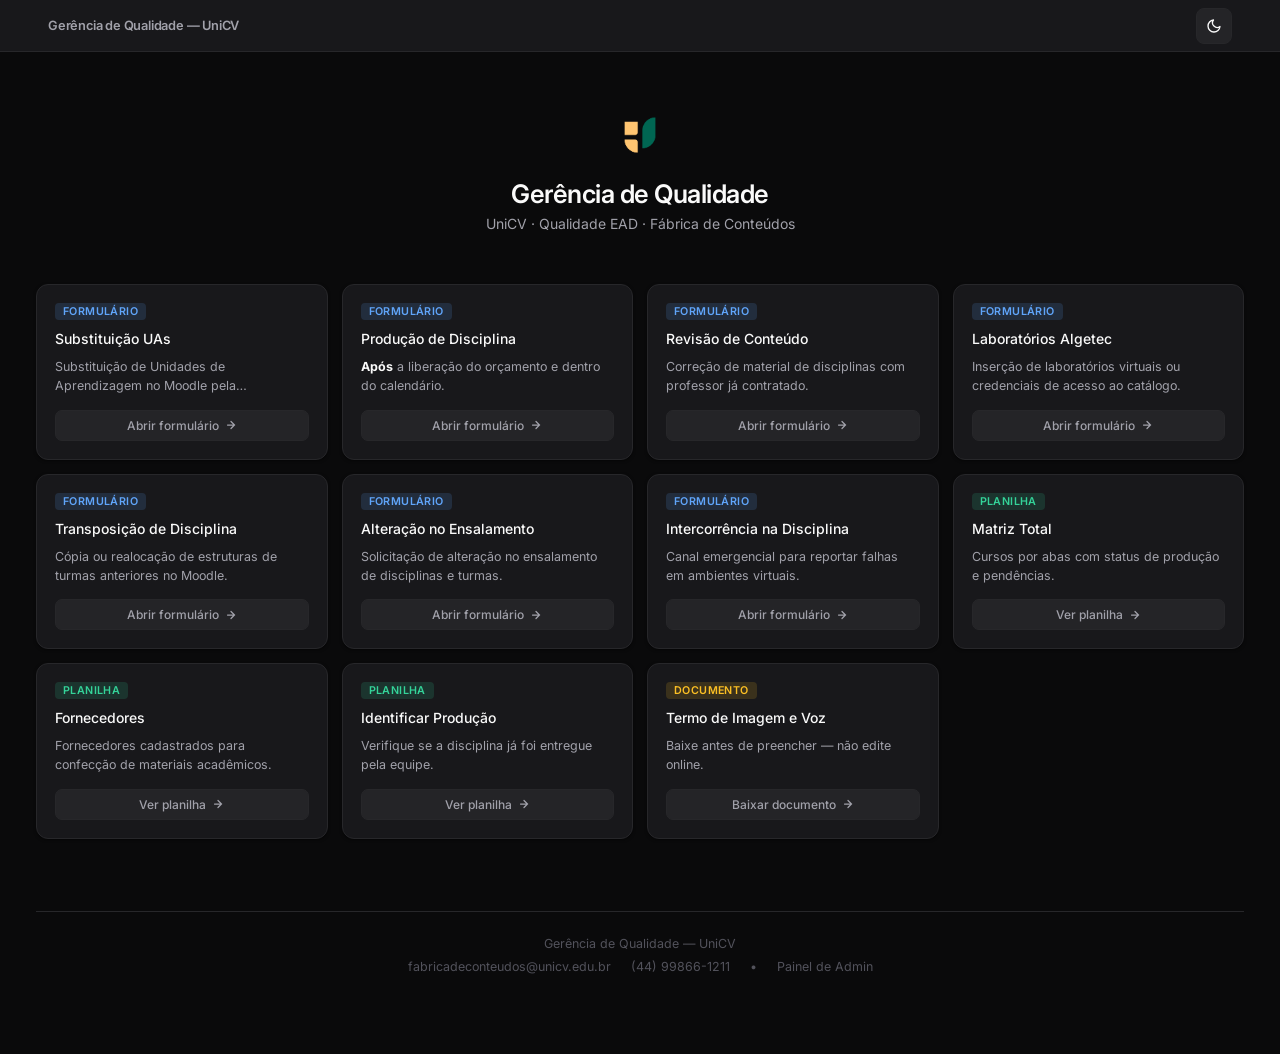
<file: index.html>
<!DOCTYPE html>
<html lang="pt-BR" data-theme="dark">
<head>
  <meta charset="UTF-8">
  <meta name="viewport" content="width=device-width, initial-scale=1.0">
  <title>Gerência de Qualidade — UniCV</title>
  <link rel="preconnect" href="https://fonts.googleapis.com">
  <link rel="preconnect" href="https://fonts.gstatic.com" crossorigin>
  <link href="https://fonts.googleapis.com/css2?family=Inter:wght@400;500;600&display=swap" rel="stylesheet">
  <style>
    /* ── Tokens ── */
    :root { --ease: cubic-bezier(.4,0,.2,1); }

    [data-theme="dark"] {
      --bg:           #0a0a0b;
      --surface:      #18181b;
      --surface-alt:  #1e1e21;
      --border:       #27272a;
      --border-hover: #3f3f46;
      --text:         #fafafa;
      --muted:        #a1a1aa;
      --subtle:       #52525b;
      --btn-bg:       rgba(255,255,255,.05);
      --btn-bg-hov:   rgba(255,255,255,.1);
      --sh-card:      0 1px 3px rgba(0,0,0,.5);
      --sh-hov-form:  0 12px 32px rgba(96,165,250,.15);
      --sh-hov-sheet: 0 12px 32px rgba(52,211,153,.12);
      --sh-hov-doc:   0 12px 32px rgba(251,191,36,.12);
    }

    [data-theme="light"] {
      --bg:           #f4f4f5;
      --surface:      #ffffff;
      --surface-alt:  #fafafa;
      --border:       #e4e4e7;
      --border-hover: #a1a1aa;
      --text:         #09090b;
      --muted:        #52525b;
      --subtle:       #a1a1aa;
      --btn-bg:       rgba(0,0,0,.04);
      --btn-bg-hov:   rgba(0,0,0,.08);
      --sh-card:      0 1px 3px rgba(0,0,0,.08), 0 0 0 1px rgba(0,0,0,.04);
      --sh-hov-form:  0 12px 32px rgba(96,165,250,.2);
      --sh-hov-sheet: 0 12px 32px rgba(52,211,153,.16);
      --sh-hov-doc:   0 12px 32px rgba(251,191,36,.16);
    }

    *, *::before, *::after { box-sizing: border-box; margin: 0; padding: 0; }

    body {
      font-family: 'Inter', sans-serif;
      background: var(--bg);
      color: var(--text);
      min-height: 100vh;
      -webkit-font-smoothing: antialiased;
      transition: background .3s var(--ease), color .3s var(--ease);
    }

    /* ── Topbar ── */
    .topbar {
      position: sticky;
      top: 0; z-index: 99;
      height: 52px;
      background: var(--surface);
      border-bottom: 1px solid var(--border);
      backdrop-filter: blur(14px);
      display: flex;
      align-items: center;
      justify-content: space-between;
      padding: 0 48px;
      transition: background .3s var(--ease), border-color .3s var(--ease);
    }

    .topbar-brand {
      font-size: .8rem;
      font-weight: 600;
      color: var(--muted);
      letter-spacing: -.2px;
      transition: color .3s;
    }

    #theme-btn {
      width: 36px; height: 36px;
      border-radius: 8px;
      border: 1px solid var(--border);
      background: var(--btn-bg);
      color: var(--text);
      cursor: pointer;
      display: flex; align-items: center; justify-content: center;
      transition: background .2s, border-color .2s, transform .25s var(--ease);
      flex-shrink: 0;
    }
    #theme-btn:hover {
      background: var(--btn-bg-hov);
      border-color: var(--border-hover);
      transform: rotate(20deg) scale(1.05);
    }
    #theme-btn svg { width: 16px; height: 16px; pointer-events: none; }
    .i-moon { display: block; }
    .i-sun  { display: none; }
    [data-theme="light"] .i-moon { display: none; }
    [data-theme="light"] .i-sun  { display: block; }

    /* ── Wrapper ── */
    .wrap {
      max-width: 1280px;
      margin: 0 auto;
      padding: 60px 48px 96px;
    }

    /* ── Header ── */
    .header {
      text-align: center;
      margin-bottom: 52px;
      animation: fadeDown .45s var(--ease) both;
    }

    .logo-img {
      width: 54px; height: 54px;
      border-radius: 12px;
      object-fit: contain;
      display: block;
      margin: 0 auto 16px;
      transition: transform .3s var(--ease);
    }
    .logo-img:hover { transform: scale(1.06); }

    .logo-icon {
      width: 54px; height: 54px;
      border-radius: 12px;
      background: linear-gradient(135deg, #5bdc9e, #2fc87e);
      display: flex; align-items: center; justify-content: center;
      margin: 0 auto 16px;
      box-shadow: 0 0 24px rgba(91,220,158,.25);
      transition: transform .3s var(--ease);
    }
    .logo-icon:hover { transform: scale(1.06); }
    .logo-icon svg { width: 26px; height: 26px; fill: #042819; }

    h1 {
      font-size: 1.6rem;
      font-weight: 600;
      color: var(--text);
      letter-spacing: -.5px;
      margin-bottom: 6px;
      transition: color .3s;
    }
    .sub {
      font-size: .875rem;
      color: var(--muted);
      transition: color .3s;
    }

    /* ── Grid ── */
    .grid {
      display: grid;
      grid-template-columns: repeat(4, 1fr);
      gap: 14px;
    }

    /* ── Cards ── */
    a.card {
      display: flex;
      flex-direction: column;
      gap: 10px;
      padding: 18px;
      background: var(--surface);
      border: 1px solid var(--border);
      border-radius: 12px;
      text-decoration: none;
      color: inherit;
      box-shadow: var(--sh-card);
      position: relative;
      overflow: hidden;
      transition:
        background .22s var(--ease),
        border-color .22s var(--ease),
        transform .22s var(--ease),
        box-shadow .22s var(--ease);

      animation: fadeUp .4s var(--ease) both;
    }

    /* Top accent line per type */
    a.card::before {
      content: '';
      position: absolute;
      top: 0; left: 0; right: 0; height: 2px;
      background: var(--accent-color, #5bdc9e);
      transform: scaleX(0);
      transform-origin: left;
      transition: transform .28s var(--ease);
    }
    a.card:hover::before { transform: scaleX(1); }

    a.card.f { --accent-color: #60a5fa; }
    a.card.s { --accent-color: #34d399; }
    a.card.d { --accent-color: #fbbf24; }

    a.card:hover { background: var(--surface-alt); border-color: var(--border-hover); transform: translateY(-4px); }
    a.card.f:hover { box-shadow: var(--sh-hov-form); }
    a.card.s:hover { box-shadow: var(--sh-hov-sheet); }
    a.card.d:hover { box-shadow: var(--sh-hov-doc); }

    /* Stagger */
    a.card:nth-child(1)  { animation-delay:.04s }
    a.card:nth-child(2)  { animation-delay:.08s }
    a.card:nth-child(3)  { animation-delay:.12s }
    a.card:nth-child(4)  { animation-delay:.16s }
    a.card:nth-child(5)  { animation-delay:.20s }
    a.card:nth-child(6)  { animation-delay:.24s }
    a.card:nth-child(7)  { animation-delay:.28s }
    a.card:nth-child(8)  { animation-delay:.32s }
    a.card:nth-child(9)  { animation-delay:.36s }
    a.card:nth-child(10) { animation-delay:.40s }
    a.card:nth-child(11) { animation-delay:.44s }

    /* ── Badge ── */
    .badge {
      display: inline-block;
      font-size: .67rem; font-weight: 600;
      letter-spacing: .4px; text-transform: uppercase;
      padding: 2px 8px; border-radius: 4px;
      width: fit-content;
    }
    .bf { background: rgba(96,165,250,.13); color: #60a5fa; }
    .bs { background: rgba(52,211,153,.13);  color: #34d399; }
    .bd { background: rgba(251,191,36,.13);  color: #fbbf24; }
    [data-theme="light"] .bf { background: rgba(96,165,250,.15); }
    [data-theme="light"] .bs { background: rgba(52,211,153,.15); }
    [data-theme="light"] .bd { background: rgba(251,191,36,.15); }

    /* ── Card text ── */
    .ct {
      font-size: .875rem; font-weight: 500;
      color: var(--text); line-height: 1.3;
      transition: color .3s;
    }
    .cd {
      font-size: .78rem; color: var(--muted);
      line-height: 1.5; flex: 1;
      display: -webkit-box;
      -webkit-line-clamp: 2;
      -webkit-box-orient: vertical;
      overflow: hidden;
      transition: color .3s;
    }
    .cd strong { color: var(--text); }

    /* ── Button ── */
    .btn {
      display: inline-flex; align-items: center;
      justify-content: center; gap: 6px;
      margin-top: 4px; padding: 7px 12px;
      border-radius: 7px;
      background: var(--btn-bg);
      border: 1px solid var(--border);
      font-size: .75rem; font-weight: 500;
      color: var(--muted);
      width: 100%;
      transition: background .2s, border-color .2s, color .2s;
    }
    .btn svg { width: 12px; height: 12px; flex-shrink: 0; transition: transform .22s var(--ease); }
    a.card:hover .btn { background: var(--btn-bg-hov); border-color: var(--border-hover); color: var(--text); }
    a.card:hover .btn svg { transform: translateX(4px); }

    /* ── Footer ── */
    footer {
      margin-top: 72px; padding-top: 24px;
      border-top: 1px solid var(--border);
      font-size: .78rem; color: var(--subtle);
      display: flex; flex-direction: column;
      align-items: center; gap: 8px; text-align: center;
      transition: color .3s, border-color .3s;
      animation: fadeUp .5s .25s var(--ease) both;
    }
    .fl { display: flex; gap: 20px; flex-wrap: wrap; justify-content: center; }
    footer a { color: var(--subtle); text-decoration: none; transition: color .15s; }
    footer a:hover { color: var(--muted); }

    /* ── Animations ── */
    @keyframes fadeDown {
      from { opacity:0; transform:translateY(-12px); }
      to   { opacity:1; transform:translateY(0); }
    }
    @keyframes fadeUp {
      from { opacity:0; transform:translateY(12px); }
      to   { opacity:1; transform:translateY(0); }
    }

    /* ── Responsive ── */
    @media (max-width:1400px) { .wrap { padding:56px 36px 80px; } }
    @media (max-width:1100px) {
      .grid { grid-template-columns:repeat(3,1fr); }
      .wrap { padding:48px 28px 72px; }
      .topbar { padding:0 28px; }
    }
    @media (max-width:720px) {
      .grid { grid-template-columns:repeat(2,1fr); gap:10px; }
      .wrap { padding:36px 20px 60px; }
      .topbar { padding:0 20px; }
      h1 { font-size:1.3rem; }
    }
    @media (max-width:440px) {
      .grid { grid-template-columns:1fr; }
      .wrap { padding:28px 16px 52px; }
      a.card { padding:14px; }
      h1 { font-size:1.1rem; }
    }

    ::-webkit-scrollbar { width:5px; }
    ::-webkit-scrollbar-track { background:transparent; }
    ::-webkit-scrollbar-thumb { background:var(--border); border-radius:99px; }
  </style>
</head>
<body>

<!-- Topbar -->
<div class="topbar">
  <span class="topbar-brand">Gerência de Qualidade — UniCV</span>
  <button id="theme-btn" aria-label="Alternar tema" title="Claro / Escuro">
    <svg class="i-moon" viewBox="0 0 24 24" fill="none" stroke="currentColor" stroke-width="2" stroke-linecap="round" stroke-linejoin="round">
      <path d="M21 12.79A9 9 0 1 1 11.21 3 7 7 0 0 0 21 12.79z"/>
    </svg>
    <svg class="i-sun" viewBox="0 0 24 24" fill="none" stroke="currentColor" stroke-width="2" stroke-linecap="round" stroke-linejoin="round">
      <circle cx="12" cy="12" r="5"/>
      <line x1="12" y1="1" x2="12" y2="3"/><line x1="12" y1="21" x2="12" y2="23"/>
      <line x1="4.22" y1="4.22" x2="5.64" y2="5.64"/><line x1="18.36" y1="18.36" x2="19.78" y2="19.78"/>
      <line x1="1" y1="12" x2="3" y2="12"/><line x1="21" y1="12" x2="23" y2="12"/>
      <line x1="4.22" y1="19.78" x2="5.64" y2="18.36"/><line x1="18.36" y1="5.64" x2="19.78" y2="4.22"/>
    </svg>
  </button>
</div>

<div class="wrap">

  <!-- Header -->
  <div class="header">
    <img
      src="logo.png"
      alt="Logo UniCV"
      class="logo-img"
      onerror="this.style.display='none'; document.getElementById('logo-icon').style.display='flex';"
    >
    <div class="logo-icon" id="logo-icon" style="display:none">
      <svg viewBox="0 0 24 24"><path d="M12 2L2 7l10 5 10-5-10-5zM2 17l10 5 10-5M2 12l10 5 10-5"/></svg>
    </div>
    <h1 id="page-title">Gerência de Qualidade</h1>
    <p class="sub" id="page-subtitle">UniCV · Qualidade EAD · Fábrica de Conteúdos</p>
  </div>

  <!-- Grid -->
  <div class="grid" id="links-grid">
    <!-- Links serão renderizados dinamicamente pelo JavaScript -->
  </div>

  <footer>
    <span id="footer-text">Gerência de Qualidade — UniCV</span>
    <div class="fl">
      <a href="mailto:fabricadeconteudos@unicv.edu.br" id="footer-email">fabricadeconteudos@unicv.edu.br</a>
      <span id="footer-phone">(44) 99866-1211</span>
      <span>•</span>
      <a href="admin.html">Painel de Admin</a>
    </div>
  </footer>

</div>

<script>
  const btn  = document.getElementById('theme-btn');
  const root = document.documentElement;
  const KEY  = 'qge-theme';

  // Restore saved preference
  const saved = localStorage.getItem(KEY);
  if (saved) root.dataset.theme = saved;

  btn.addEventListener('click', () => {
    const next = root.dataset.theme === 'dark' ? 'light' : 'dark';
    root.dataset.theme = next;
    localStorage.setItem(KEY, next);
  });
</script>

<script src="data.js"></script>
<script>
  function renderApp() {
    // Carrega dados (Tenta local, se não usa o data.js)
    const stored = localStorage.getItem('siteData_temp');
    let siteData = window.siteData || { settings: {}, links: [] };
    
    // Suporte para versão antiga do localStorage
    const oldStored = localStorage.getItem('linksData_temp');
    
    if (stored) {
      try { siteData = JSON.parse(stored); } catch(e) {}
    } else if (oldStored) {
      // Migração rápida
      try { siteData.links = JSON.parse(oldStored); } catch(e) {}
    }

    const { settings, links } = siteData;

    // Aplicar configurações globais
    if (settings) {
      if(settings.title) {
        document.getElementById('page-title').textContent = settings.title;
        document.title = settings.title + " — UniCV";
      }
      if(settings.subtitle) document.getElementById('page-subtitle').textContent = settings.subtitle;
      if(settings.title) document.getElementById('footer-text').textContent = settings.title + " — UniCV";
      if(settings.contactEmail) {
        document.getElementById('footer-email').textContent = settings.contactEmail;
        document.getElementById('footer-email').href = "mailto:" + settings.contactEmail;
      }
      if(settings.contactPhone) document.getElementById('footer-phone').textContent = settings.contactPhone;

      // Cor de destaque
      if(settings.accentColor) {
        // Criar uma tag de estilo dinâmica para customizar o CSS baseado na cor primária
        let styleEl = document.getElementById('dynamic-styles');
        if(!styleEl) {
          styleEl = document.createElement('style');
          styleEl.id = 'dynamic-styles';
          document.head.appendChild(styleEl);
        }
        
        // Calcular uma cor mais clara (com opacidade) para o background do icone e hover
        const hex = settings.accentColor.replace('#', '');
        const r = parseInt(hex.substring(0,2), 16);
        const g = parseInt(hex.substring(2,4), 16);
        const b = parseInt(hex.substring(4,6), 16);
        const rgb = `${r}, ${g}, ${b}`;

        styleEl.innerHTML = `
          .logo-icon { background: linear-gradient(135deg, ${settings.accentColor}, #2fc87e); box-shadow: 0 0 24px rgba(${rgb},.25); }
        `;
      }
    }

    // Renderizar links
    const grid = document.getElementById('links-grid');
    if (!grid) return;
    grid.innerHTML = '';

    const visibleLinks = (links || []).filter(item => item.visible !== false);

    visibleLinks.forEach((item, index) => {
      const a = document.createElement('a');
      // Adicionamos classes dummy f s d apenas para manter a lógica original de cores na borda,
      // mas usaremos custom accent-color se houver
      a.className = `card`; 
      a.href = item.url;
      a.target = '_blank';
      a.rel = 'noopener';
      a.style.animationDelay = (0.04 * (index + 1)) + 's';
      
      const bColor = item.badgeColor || '#60a5fa';
      
      // converter hex para rgba para o background da badge
      let bBg = 'rgba(96,165,250,.15)'; // fallback
      if(bColor.startsWith('#')) {
        const h = bColor.replace('#', '');
        if(h.length === 6) {
          bBg = `rgba(${parseInt(h.substring(0,2),16)}, ${parseInt(h.substring(2,4),16)}, ${parseInt(h.substring(4,6),16)}, 0.15)`;
        }
      }

      a.innerHTML = `
        <style>
          .card-${item.id}::before { background: ${bColor} !important; }
          .card-${item.id}:hover { box-shadow: 0 12px 32px ${bBg} !important; }
        </style>
        <span class="badge" style="background:${bBg}; color:${bColor}">${item.badgeText}</span>
        <p class="ct">${item.title}</p>
        <p class="cd">${item.description}</p>
        <span class="btn">${item.buttonText || 'Acessar'} <svg viewBox="0 0 24 24" fill="none" stroke="currentColor" stroke-width="2.5" stroke-linecap="round"><path d="M5 12h14M12 5l7 7-7 7"/></svg></span>
      `;
      a.classList.add(`card-${item.id}`);
      grid.appendChild(a);
    });
  }

  async function fetchLiveSiteData() {
    // Primeiro renderiza o que tem localmente (rápido)
    renderApp();

    // Depois busca atualizações na nuvem (JSONBin) se existir o ID
    if (window.JSONBIN_ID) {
      try {
        const res = await fetch(`https://api.jsonbin.io/v3/b/${window.JSONBIN_ID}?meta=false`);
        if(res.ok) {
          const liveData = await res.json();
          window.siteData = liveData; // atualiza a variável global
          localStorage.setItem('siteData_temp', JSON.stringify(liveData)); // atualiza o cache
          renderApp(); // re-renderiza com os dados frescos da nuvem
        }
      } catch(e) {
        console.error('Erro ao buscar dados na nuvem:', e);
      }
    }
  }

  // Inicialização
  fetchLiveSiteData();
  
  // Atualiza se houver mudanças no localStorage por outra aba (admin)
  window.addEventListener('storage', (e) => {
    if (e.key === 'siteData_temp') renderApp();
  });
</script>

</body>
</html>
</file>
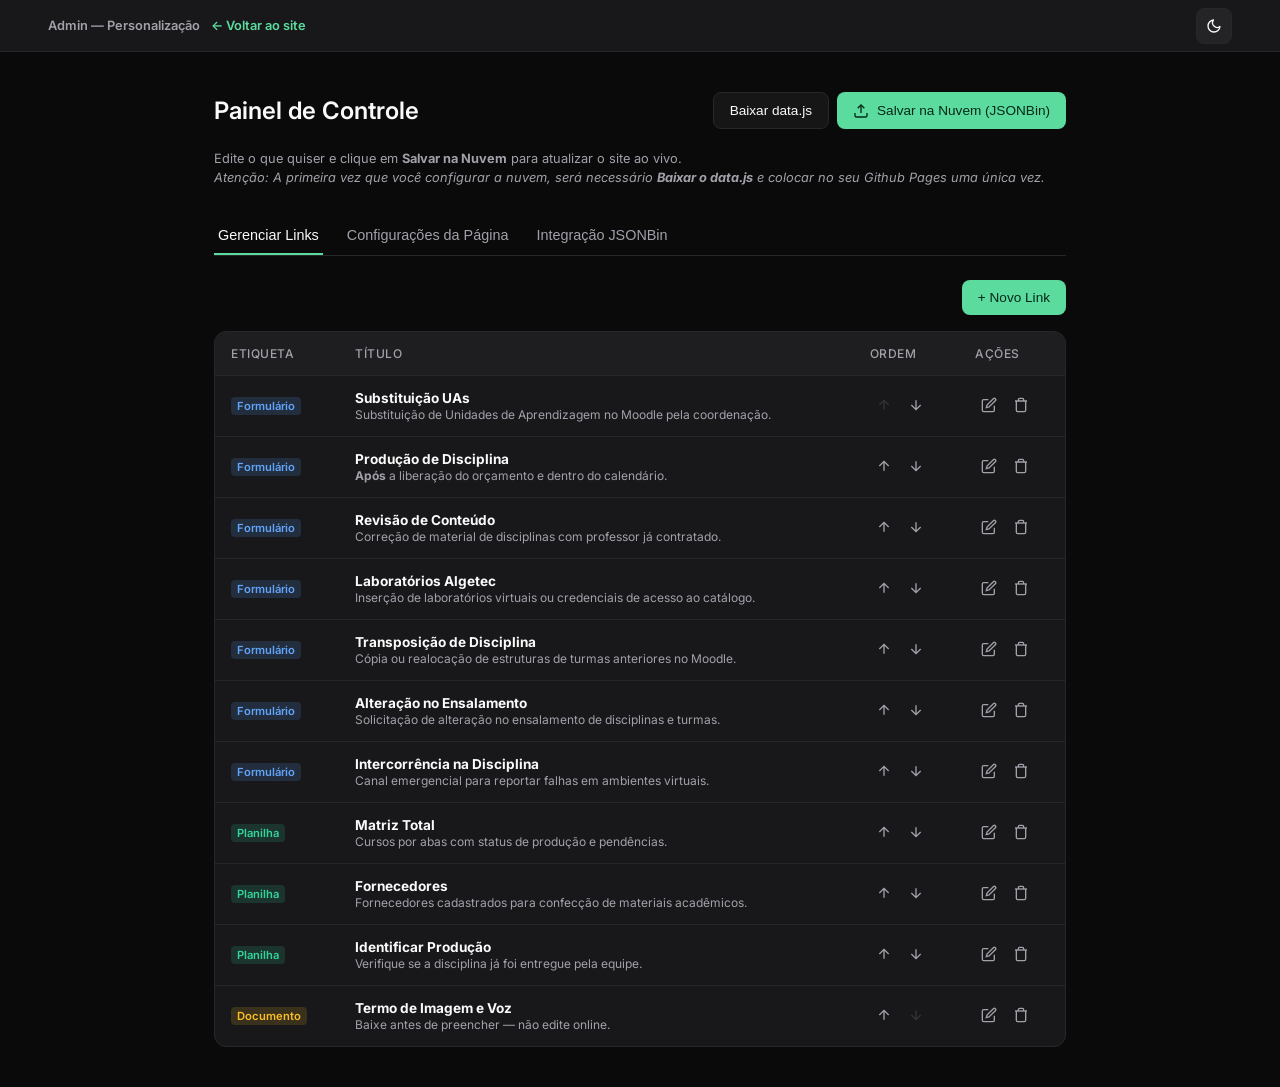
<file: admin.html>
<!DOCTYPE html>
<html lang="pt-BR" data-theme="dark">
<head>
  <meta charset="UTF-8">
  <meta name="viewport" content="width=device-width, initial-scale=1.0">
  <title>Admin — Personalização</title>
  <link rel="preconnect" href="https://fonts.googleapis.com">
  <link rel="preconnect" href="https://fonts.gstatic.com" crossorigin>
  <link href="https://fonts.googleapis.com/css2?family=Inter:wght@400;500;600&display=swap" rel="stylesheet">
  <style>
    /* ── Tokens ── */
    :root { --ease: cubic-bezier(.4,0,.2,1); }

    [data-theme="dark"] {
      --bg:           #0a0a0b;
      --surface:      #18181b;
      --surface-alt:  #1e1e21;
      --border:       #27272a;
      --border-hover: #3f3f46;
      --text:         #fafafa;
      --muted:        #a1a1aa;
      --subtle:       #52525b;
      --btn-bg:       rgba(255,255,255,.05);
      --btn-bg-hov:   rgba(255,255,255,.1);
      --primary:      #5bdc9e;
      --danger:       #ef4444;
    }

    [data-theme="light"] {
      --bg:           #f4f4f5;
      --surface:      #ffffff;
      --surface-alt:  #fafafa;
      --border:       #e4e4e7;
      --border-hover: #a1a1aa;
      --text:         #09090b;
      --muted:        #52525b;
      --subtle:       #a1a1aa;
      --btn-bg:       rgba(0,0,0,.04);
      --btn-bg-hov:   rgba(0,0,0,.08);
      --primary:      #2fc87e;
      --danger:       #dc2626;
    }

    *, *::before, *::after { box-sizing: border-box; margin: 0; padding: 0; }

    body {
      font-family: 'Inter', sans-serif;
      background: var(--bg);
      color: var(--text);
      min-height: 100vh;
      -webkit-font-smoothing: antialiased;
      transition: background .3s var(--ease), color .3s var(--ease);
    }

    /* ── Topbar ── */
    .topbar {
      position: sticky; top: 0; z-index: 99; height: 52px;
      background: var(--surface); border-bottom: 1px solid var(--border);
      backdrop-filter: blur(14px); display: flex; align-items: center;
      justify-content: space-between; padding: 0 48px;
    }
    .topbar-brand { font-size: .8rem; font-weight: 600; color: var(--muted); }
    .topbar-brand a { color: var(--primary); text-decoration: none; margin-left: 8px;}
    
    #theme-btn {
      width: 36px; height: 36px; border-radius: 8px;
      border: 1px solid var(--border); background: var(--btn-bg);
      color: var(--text); cursor: pointer; display: flex;
      align-items: center; justify-content: center; flex-shrink: 0;
    }
    #theme-btn:hover { background: var(--btn-bg-hov); transform: rotate(20deg) scale(1.05); }
    #theme-btn svg { width: 16px; height: 16px; pointer-events: none; }
    .i-moon { display: block; } .i-sun { display: none; }
    [data-theme="light"] .i-moon { display: none; }
    [data-theme="light"] .i-sun { display: block; }

    .wrap { max-width: 900px; margin: 0 auto; padding: 40px 24px; }

    .header-actions { display: flex; justify-content: space-between; align-items: center; margin-bottom: 20px; }
    h1 { font-size: 1.5rem; font-weight: 600; }
    
    .btn-primary, .btn-export {
      padding: 10px 16px; border-radius: 8px; font-weight: 500; font-size: .85rem;
      border: none; cursor: pointer; display: inline-flex; align-items: center; gap: 8px; transition: .2s;
    }
    .btn-primary { background: var(--primary); color: #042819; }
    .btn-primary:hover { opacity: .9; }
    
    .btn-export { background: var(--btn-bg); color: var(--text); border: 1px solid var(--border); margin-left: 8px;}
    .btn-export:hover { background: var(--btn-bg-hov); }
    .btn-export.loading { opacity: 0.7; pointer-events: none; }
    .btn-export.loading svg { animation: spin 1s linear infinite; }
    @keyframes spin { 100% { transform: rotate(360deg); } }

    .help-text { font-size: 0.8rem; color: var(--muted); margin-bottom: 30px; line-height: 1.5; }

    /* ── Tabs ── */
    .tabs { display: flex; gap: 20px; border-bottom: 1px solid var(--border); margin-bottom: 24px; }
    .tab-btn {
      background: transparent; border: none; color: var(--muted); padding: 10px 4px;
      font-size: .9rem; font-weight: 500; cursor: pointer; border-bottom: 2px solid transparent;
    }
    .tab-btn.active { color: var(--text); border-bottom-color: var(--primary); }
    
    .tab-content { display: none; }
    .tab-content.active { display: block; animation: fade .3s var(--ease); }
    @keyframes fade { from{opacity:0} to{opacity:1} }

    /* ── Settings Form ── */
    .settings-panel { background: var(--surface); padding: 24px; border-radius: 12px; border: 1px solid var(--border); }
    .form-group { margin-bottom: 16px; }
    .form-group label { display: block; font-size: .8rem; color: var(--muted); margin-bottom: 6px; }
    .form-control {
      width: 100%; padding: 10px 12px; border-radius: 8px;
      background: var(--bg); border: 1px solid var(--border);
      color: var(--text); font-family: inherit; font-size: .9rem;
    }
    .form-control:focus { outline: none; border-color: var(--primary); }
    
    .row-2 { display: grid; grid-template-columns: 1fr 1fr; gap: 16px; }

    /* ── Table ── */
    .table-container { background: var(--surface); border: 1px solid var(--border); border-radius: 12px; overflow: hidden; }
    table { width: 100%; border-collapse: collapse; text-align: left; font-size: .85rem; }
    th, td { padding: 14px 16px; border-bottom: 1px solid var(--border); }
    th { background: var(--surface-alt); font-weight: 500; color: var(--muted); text-transform: uppercase; font-size: .75rem; letter-spacing: .5px;}
    td { color: var(--text); }
    tr:last-child td { border-bottom: none; }
    
    .type-badge { display: inline-block; padding: 2px 6px; border-radius: 4px; font-size: .7rem; font-weight: 600; }
    .status-off { opacity: 0.5; text-decoration: line-through; }

    .actions { display: flex; gap: 4px; }
    .btn-icon {
      background: transparent; border: none; color: var(--muted); cursor: pointer;
      padding: 6px; border-radius: 6px; transition: .2s;
    }
    .btn-icon:hover { background: var(--btn-bg-hov); color: var(--text); }
    .btn-icon.danger:hover { color: var(--danger); background: rgba(239, 68, 68, 0.1); }
    .btn-icon svg { width: 16px; height: 16px; }

    /* ── Modal ── */
    .modal-overlay {
      position: fixed; top: 0; left: 0; width: 100%; height: 100%;
      background: rgba(0,0,0,.6); backdrop-filter: blur(4px);
      display: flex; align-items: center; justify-content: center;
      opacity: 0; pointer-events: none; transition: .3s; z-index: 999;
    }
    .modal-overlay.active { opacity: 1; pointer-events: auto; }
    .modal {
      background: var(--surface); border: 1px solid var(--border);
      border-radius: 12px; width: 100%; max-width: 500px;
      padding: 24px; transform: translateY(20px); transition: .3s var(--ease);
      max-height: 90vh; overflow-y: auto;
    }
    .modal-overlay.active .modal { transform: translateY(0); }
    .modal h2 { font-size: 1.25rem; margin-bottom: 20px; }
    .modal-actions { display: flex; justify-content: flex-end; gap: 12px; margin-top: 24px; }
    .btn-cancel {
      padding: 10px 16px; border-radius: 8px; font-weight: 500; font-size: .85rem;
      background: transparent; color: var(--text); border: 1px solid var(--border); cursor: pointer;
    }
    .btn-cancel:hover { background: var(--btn-bg-hov); }
    
    .checkbox-group { display: flex; align-items: center; gap: 8px; margin-bottom: 16px; cursor: pointer; }
    .checkbox-group input { width: 18px; height: 18px; cursor: pointer; }
    .checkbox-group span { font-size: .85rem; color: var(--text); }

    .toast {
      position: fixed; bottom: 24px; right: 24px; background: var(--surface); border: 1px solid var(--border);
      padding: 16px 24px; border-radius: 8px; display: flex; align-items: center; gap: 12px;
      box-shadow: 0 10px 25px rgba(0,0,0,.2); opacity: 0; pointer-events: none; transition: .3s;
      z-index: 1000; font-size: .9rem;
    }
    .toast.show { opacity: 1; pointer-events: auto; transform: translateY(-10px); }
    .toast.success { border-color: var(--primary); color: var(--primary); }
    .toast.error { border-color: var(--danger); color: var(--danger); }

  </style>
</head>
<body>

<div class="topbar">
  <span class="topbar-brand">Admin — Personalização <a href="Gerência de Qualidade.html">← Voltar ao site</a></span>
  <button id="theme-btn" aria-label="Alternar tema">
    <svg class="i-moon" viewBox="0 0 24 24" fill="none" stroke="currentColor" stroke-width="2" stroke-linecap="round" stroke-linejoin="round"><path d="M21 12.79A9 9 0 1 1 11.21 3 7 7 0 0 0 21 12.79z"/></svg>
    <svg class="i-sun" viewBox="0 0 24 24" fill="none" stroke="currentColor" stroke-width="2" stroke-linecap="round" stroke-linejoin="round"><circle cx="12" cy="12" r="5"/><line x1="12" y1="1" x2="12" y2="3"/><line x1="12" y1="21" x2="12" y2="23"/><line x1="4.22" y1="4.22" x2="5.64" y2="5.64"/><line x1="18.36" y1="18.36" x2="19.78" y2="19.78"/><line x1="1" y1="12" x2="3" y2="12"/><line x1="21" y1="12" x2="23" y2="12"/><line x1="4.22" y1="19.78" x2="5.64" y2="18.36"/><line x1="18.36" y1="5.64" x2="19.78" y2="4.22"/></svg>
  </button>
</div>

<div class="wrap">
  <div class="header-actions">
    <h1>Painel de Controle</h1>
    <div style="display:flex; gap:8px;">
      <button class="btn-export" onclick="exportDataFile()">Baixar data.js</button>
      <button class="btn-primary" id="btn-sync" onclick="syncWithJSONBin()">
        <svg id="sync-icon" viewBox="0 0 24 24" fill="none" stroke="currentColor" stroke-width="2" width="16" height="16"><path d="M21 15v4a2 2 0 0 1-2 2H5a2 2 0 0 1-2-2v-4"/><polyline points="17 8 12 3 7 8"/><line x1="12" y1="3" x2="12" y2="15"/></svg>
        Salvar na Nuvem (JSONBin)
      </button>
    </div>
  </div>

  <p class="help-text">
    Edite o que quiser e clique em <strong>Salvar na Nuvem</strong> para atualizar o site ao vivo. <br>
    <em>Atenção: A primeira vez que você configurar a nuvem, será necessário <strong>Baixar o data.js</strong> e colocar no seu Github Pages uma única vez.</em>
  </p>

  <div class="tabs">
    <button class="tab-btn active" onclick="switchTab('links')">Gerenciar Links</button>
    <button class="tab-btn" onclick="switchTab('settings')">Configurações da Página</button>
    <button class="tab-btn" onclick="switchTab('jsonbin')">Integração JSONBin</button>
  </div>

  <!-- TAB: LINKS -->
  <div id="tab-links" class="tab-content active">
    <div style="margin-bottom: 16px; text-align: right;">
      <button class="btn-primary" onclick="openModal()">+ Novo Link</button>
    </div>
    <div class="table-container">
      <table>
        <thead>
          <tr>
            <th>Etiqueta</th>
            <th>Título</th>
            <th>Ordem</th>
            <th>Ações</th>
          </tr>
        </thead>
        <tbody id="table-body"></tbody>
      </table>
    </div>
  </div>

  <!-- TAB: SETTINGS -->
  <div id="tab-settings" class="tab-content">
    <div class="settings-panel">
      <div class="form-group">
        <label>Título Principal (H1)</label>
        <input type="text" class="form-control" id="set-title" oninput="updateSettings()">
      </div>
      <div class="form-group">
        <label>Subtítulo</label>
        <input type="text" class="form-control" id="set-subtitle" oninput="updateSettings()">
      </div>
      <div class="row-2">
        <div class="form-group">
          <label>E-mail (Rodapé)</label>
          <input type="email" class="form-control" id="set-email" oninput="updateSettings()">
        </div>
        <div class="form-group">
          <label>Telefone (Rodapé)</label>
          <input type="text" class="form-control" id="set-phone" oninput="updateSettings()">
        </div>
      </div>
      <div class="form-group">
        <label>Cor de Destaque (Hexadecimal)</label>
        <div style="display:flex; gap:10px;">
          <input type="color" id="set-color-picker" style="height:38px; width:50px; cursor:pointer;" oninput="document.getElementById('set-color').value = this.value; updateSettings()">
          <input type="text" class="form-control" id="set-color" oninput="document.getElementById('set-color-picker').value = this.value; updateSettings()">
        </div>
      </div>
    </div>
  </div>

  <!-- TAB: JSONBIN -->
  <div id="tab-jsonbin" class="tab-content">
    <div class="settings-panel">
      <p class="help-text" style="margin-top:0;">
        <strong>1.</strong> Crie uma conta gratuita no <a href="https://jsonbin.io/" target="_blank" style="color:var(--primary)">JSONBin.io</a>.<br>
        <strong>2.</strong> Vá no seu perfil em "API Keys" e crie/copie uma <strong>Master Key</strong>. Cole-a abaixo.<br>
        <strong>3.</strong> Se você já tiver um Bin ID anterior, cole-o. Caso contrário, deixe o Bin ID vazio que o sistema criará um novo automaticamente quando você salvar.
      </p>
      <div class="form-group">
        <label>X-Master-Key (Obrigatório para salvar)</label>
        <input type="password" class="form-control" id="jb-key" oninput="saveJBConfig()" placeholder="$2a$10$xxxxxxxxxxxxxxxxxxxxxxxxxx">
      </div>
      <div class="form-group">
        <label>Bin ID (Deixe em branco para criar um novo banco de dados)</label>
        <input type="text" class="form-control" id="jb-id" oninput="saveJBConfig()" placeholder="66xxxxxxxxxxx">
      </div>
    </div>
  </div>

</div>

<!-- Modal Links -->
<div class="modal-overlay" id="modal">
  <div class="modal">
    <h2 id="modal-title">Adicionar Link</h2>
    <form id="link-form">
      <input type="hidden" id="link-id">
      
      <label class="checkbox-group">
        <input type="checkbox" id="link-visible" checked>
        <span>Link visível no site</span>
      </label>

      <div class="row-2">
        <div class="form-group">
          <label>Texto da Etiqueta</label>
          <input type="text" class="form-control" id="link-badgeText" placeholder="Ex: Formulário" required>
        </div>
        <div class="form-group">
          <label>Cor da Etiqueta</label>
          <div style="display:flex; gap:10px;">
            <input type="color" id="link-badgeColorPicker" style="height:38px; width:40px; cursor:pointer;" value="#60a5fa" oninput="document.getElementById('link-badgeColor').value = this.value">
            <input type="text" class="form-control" id="link-badgeColor" value="#60a5fa" oninput="document.getElementById('link-badgeColorPicker').value = this.value" required>
          </div>
        </div>
      </div>

      <div class="form-group">
        <label>Título (ex: Substituição UAs)</label>
        <input type="text" class="form-control" id="link-title" required>
      </div>

      <div class="form-group">
        <label>Descriçao Curta</label>
        <input type="text" class="form-control" id="link-desc" required>
      </div>

      <div class="form-group">
        <label>URL (Link de destino)</label>
        <input type="url" class="form-control" id="link-url" required>
      </div>

      <div class="form-group">
        <label>Texto do Botão</label>
        <input type="text" class="form-control" id="link-buttonText" placeholder="Ex: Acessar" required>
      </div>

      <div class="modal-actions">
        <button type="button" class="btn-cancel" onclick="closeModal()">Cancelar</button>
        <button type="submit" class="btn-primary">Salvar Link</button>
      </div>
    </form>
  </div>
</div>

<div class="toast" id="toast">
  <svg viewBox="0 0 24 24" fill="none" stroke="currentColor" stroke-width="2" width="20" height="20" id="toast-icon"></svg>
  <span id="toast-msg">Mensagem</span>
</div>

<script src="data.js"></script>
<script>
  // Theme Toggle
  const btn = document.getElementById('theme-btn');
  const root = document.documentElement;
  const savedTheme = localStorage.getItem('qge-theme');
  if (savedTheme) root.dataset.theme = savedTheme;
  btn.addEventListener('click', () => {
    const next = root.dataset.theme === 'dark' ? 'light' : 'dark';
    root.dataset.theme = next;
    localStorage.setItem('qge-theme', next);
  });

  // State
  let siteData = { settings: {}, links: [] };
  const LOCAL_KEY = 'siteData_temp';
  
  let jbConfig = { 
    key: '$2a$10$q/Rt6X/0DtxQTXztLqLdT.gROBc2OQKSg1gZScutyoeqyqYdVI/QO', 
    id: '6a45628bf5f4af5e294f5f0b' 
  };

  function loadData() {
    // Carregar dados de links
    const stored = localStorage.getItem(LOCAL_KEY);

    if (stored) {
      try { siteData = JSON.parse(stored); } catch(e) {}
    } else if (window.siteData) {
      siteData = JSON.parse(JSON.stringify(window.siteData));
    }

    if(!siteData.settings) siteData.settings = {};
    if(!siteData.links) siteData.links = [];

    // Preenche form de settings
    document.getElementById('set-title').value = siteData.settings.title || '';
    document.getElementById('set-subtitle').value = siteData.settings.subtitle || '';
    document.getElementById('set-email').value = siteData.settings.contactEmail || '';
    document.getElementById('set-phone').value = siteData.settings.contactPhone || '';
    document.getElementById('set-color').value = siteData.settings.accentColor || '#5bdc9e';
    document.getElementById('set-color-picker').value = siteData.settings.accentColor || '#5bdc9e';

    renderTable();

    // Carregar conf JSONBin
    const storedJB = localStorage.getItem('jb_config');
    if (storedJB) {
      try { 
        let parsedJB = JSON.parse(storedJB); 
        if (parsedJB.key) jbConfig.key = parsedJB.key;
        if (parsedJB.id) jbConfig.id = parsedJB.id;
      } catch(e) {}
    }
    
    // Se não tiver ID no localstorage, tenta pegar do arquivo original pra facilitar
    if(!jbConfig.id && window.JSONBIN_ID) jbConfig.id = window.JSONBIN_ID;

    document.getElementById('jb-key').value = jbConfig.key || '';
    document.getElementById('jb-id').value = jbConfig.id || '';
  }

  function saveData() {
    localStorage.setItem(LOCAL_KEY, JSON.stringify(siteData));
    renderTable();
  }

  function saveJBConfig() {
    jbConfig = {
      key: document.getElementById('jb-key').value.trim(),
      id: document.getElementById('jb-id').value.trim()
    };
    localStorage.setItem('jb_config', JSON.stringify(jbConfig));
  }

  // Tabs
  window.switchTab = function(tabId) {
    document.querySelectorAll('.tab-btn').forEach(btn => btn.classList.remove('active'));
    document.querySelectorAll('.tab-content').forEach(content => content.classList.remove('active'));
    
    event.target.classList.add('active');
    document.getElementById('tab-' + tabId).classList.add('active');
  }

  // Configurações Globais
  window.updateSettings = function() {
    siteData.settings = {
      title: document.getElementById('set-title').value,
      subtitle: document.getElementById('set-subtitle').value,
      contactEmail: document.getElementById('set-email').value,
      contactPhone: document.getElementById('set-phone').value,
      accentColor: document.getElementById('set-color').value,
    };
    saveData();
  }

  function hexToRgba(hex, alpha) {
    hex = hex.replace('#', '');
    if(hex.length === 3) hex = hex.split('').map(x => x+x).join('');
    const r = parseInt(hex.substring(0,2), 16) || 0;
    const g = parseInt(hex.substring(2,4), 16) || 0;
    const b = parseInt(hex.substring(4,6), 16) || 0;
    return `rgba(${r},${g},${b},${alpha})`;
  }

  // Render Table
  function renderTable() {
    const tbody = document.getElementById('table-body');
    tbody.innerHTML = '';

    if (siteData.links.length === 0) {
      tbody.innerHTML = '<tr><td colspan="4" style="text-align:center;color:var(--muted)">Nenhum link cadastrado.</td></tr>';
      return;
    }

    siteData.links.forEach((item, index) => {
      const tr = document.createElement('tr');
      const bColor = item.badgeColor || '#60a5fa';
      const bBg = hexToRgba(bColor, 0.15);
      
      const isVisible = item.visible !== false;
      const opacityClass = isVisible ? '' : 'status-off';

      tr.innerHTML = `
        <td><span class="type-badge" style="background:${bBg}; color:${bColor}">${item.badgeText || 'Link'}</span></td>
        <td class="${opacityClass}"><strong>${item.title}</strong> <br> <span style="font-size:0.75rem; color:var(--muted)">${item.description}</span></td>
        <td>
          <div class="actions">
            <button class="btn-icon" onclick="moveItem(${index}, -1)" ${index === 0 ? 'disabled style="opacity:0.2"' : ''} title="Subir">
              <svg viewBox="0 0 24 24" fill="none" stroke="currentColor" stroke-width="2"><path d="M12 19V5M5 12l7-7 7 7"/></svg>
            </button>
            <button class="btn-icon" onclick="moveItem(${index}, 1)" ${index === siteData.links.length - 1 ? 'disabled style="opacity:0.2"' : ''} title="Descer">
              <svg viewBox="0 0 24 24" fill="none" stroke="currentColor" stroke-width="2"><path d="M12 5v14M19 12l-7 7-7-7"/></svg>
            </button>
          </div>
        </td>
        <td>
          <div class="actions">
            <button class="btn-icon" onclick="editItem('${item.id}')" title="Editar">
              <svg viewBox="0 0 24 24" fill="none" stroke="currentColor" stroke-width="2"><path d="M11 4H4a2 2 0 0 0-2 2v14a2 2 0 0 0 2 2h14a2 2 0 0 0 2-2v-7"/><path d="M18.5 2.5a2.121 2.121 0 0 1 3 3L12 15l-4 1 1-4 9.5-9.5z"/></svg>
            </button>
            <button class="btn-icon danger" onclick="deleteItem('${item.id}')" title="Excluir">
              <svg viewBox="0 0 24 24" fill="none" stroke="currentColor" stroke-width="2"><polyline points="3 6 5 6 21 6"/><path d="M19 6v14a2 2 0 0 1-2 2H7a2 2 0 0 1-2-2V6m3 0V4a2 2 0 0 1 2-2h4a2 2 0 0 1 2 2v2"/></svg>
            </button>
          </div>
        </td>
      `;
      tbody.appendChild(tr);
    });
  }

  window.moveItem = function(index, direction) {
    const newIndex = index + direction;
    if(newIndex < 0 || newIndex >= siteData.links.length) return;
    const temp = siteData.links[index];
    siteData.links[index] = siteData.links[newIndex];
    siteData.links[newIndex] = temp;
    saveData();
  }

  // Modal handlers
  const modal = document.getElementById('modal');
  const form = document.getElementById('link-form');

  window.openModal = function(id = null) {
    modal.classList.add('active');
    
    if (id) {
      document.getElementById('modal-title').textContent = 'Editar Link';
      const item = siteData.links.find(i => i.id === id);
      if(item) {
        document.getElementById('link-id').value = item.id;
        document.getElementById('link-visible').checked = item.visible !== false;
        document.getElementById('link-badgeText').value = item.badgeText || '';
        document.getElementById('link-badgeColor').value = item.badgeColor || '#60a5fa';
        document.getElementById('link-badgeColorPicker').value = item.badgeColor || '#60a5fa';
        document.getElementById('link-title').value = item.title;
        document.getElementById('link-desc').value = item.description;
        document.getElementById('link-url').value = item.url;
        document.getElementById('link-buttonText').value = item.buttonText || 'Acessar';
      }
    } else {
      document.getElementById('modal-title').textContent = 'Adicionar Link';
      form.reset();
      document.getElementById('link-id').value = '';
      document.getElementById('link-badgeColor').value = '#60a5fa';
      document.getElementById('link-badgeColorPicker').value = '#60a5fa';
      document.getElementById('link-visible').checked = true;
    }
  }

  window.closeModal = function() {
    modal.classList.remove('active');
  }

  form.addEventListener('submit', (e) => {
    e.preventDefault();
    const id = document.getElementById('link-id').value;
    
    const newItem = {
      id: id || Date.now().toString(),
      visible: document.getElementById('link-visible').checked,
      badgeText: document.getElementById('link-badgeText').value,
      badgeColor: document.getElementById('link-badgeColor').value,
      title: document.getElementById('link-title').value,
      description: document.getElementById('link-desc').value,
      url: document.getElementById('link-url').value,
      buttonText: document.getElementById('link-buttonText').value
    };

    if (id) {
      const index = siteData.links.findIndex(i => i.id === id);
      if(index > -1) siteData.links[index] = newItem;
    } else {
      siteData.links.push(newItem);
    }

    saveData();
    closeModal();
  });

  window.editItem = openModal;
  
  window.deleteItem = function(id) {
    if(confirm('Tem certeza que deseja excluir este link?')) {
      siteData.links = siteData.links.filter(i => i.id !== id);
      saveData();
    }
  };

  function showToast(msg, type = 'success') {
    const toast = document.getElementById('toast');
    document.getElementById('toast-msg').textContent = msg;
    toast.className = 'toast show ' + type;
    
    const icon = document.getElementById('toast-icon');
    if (type === 'success') {
      icon.innerHTML = '<path d="M22 11.08V12a10 10 0 1 1-5.93-9.14"/><polyline points="22 4 12 14.01 9 11.01"/>';
    } else {
      icon.innerHTML = '<circle cx="12" cy="12" r="10"/><line x1="12" y1="8" x2="12" y2="12"/><line x1="12" y1="16" x2="12.01" y2="16"/>';
    }

    setTimeout(() => toast.classList.remove('show'), 6000);
  }

  // Export File (Fallback e Configuração Inicial)
  window.exportDataFile = function() {
    let jsContent = '';
    if (jbConfig.id) {
      jsContent += `window.JSONBIN_ID = '${jbConfig.id}';\n`;
    }
    jsContent += 'window.siteData = ' + JSON.stringify(siteData, null, 2) + ';';

    const blob = new Blob([jsContent], { type: 'application/javascript' });
    const url = URL.createObjectURL(blob);
    const a = document.createElement('a');
    a.href = url;
    a.download = 'data.js';
    document.body.appendChild(a);
    a.click();
    document.body.removeChild(a);
    URL.revokeObjectURL(url);
  };

  // JSONBin Sync
  window.syncWithJSONBin = async function() {
    if (!jbConfig.key) {
      switchTab('jsonbin');
      alert('Por favor, informe a Master Key na aba Integração JSONBin para poder salvar na nuvem.');
      return;
    }

    const btn = document.getElementById('btn-sync');
    const syncIcon = document.getElementById('sync-icon');
    const originalIcon = syncIcon.innerHTML;

    btn.classList.add('loading');
    syncIcon.innerHTML = '<line x1="12" y1="2" x2="12" y2="6"/><line x1="12" y1="18" x2="12" y2="22"/><line x1="4.93" y1="4.93" x2="7.76" y2="7.76"/><line x1="16.24" y1="16.24" x2="19.07" y2="19.07"/><line x1="2" y1="12" x2="6" y2="12"/><line x1="18" y1="12" x2="22" y2="12"/><line x1="4.93" y1="19.07" x2="7.76" y2="16.24"/><line x1="16.24" y1="7.76" x2="19.07" y2="4.93"/>'; 

    try {
      let url = 'https://api.jsonbin.io/v3/b';
      let method = 'POST';

      if (jbConfig.id) {
        url += '/' + jbConfig.id;
        method = 'PUT';
      }

      const res = await fetch(url, {
        method: method,
        headers: {
          'Content-Type': 'application/json',
          'X-Master-Key': jbConfig.key,
          'X-Bin-Private': 'false' // Importante: Bin público para que a tela principal consiga ler sem key
        },
        body: JSON.stringify(siteData)
      });

      if (!res.ok) {
        const err = await res.json();
        throw new Error(err.message || 'Erro ao comunicar com JSONBin.');
      }

      const data = await res.json();
      
      if (method === 'POST') {
        // Criou um novo bin
        const newId = data.metadata.id;
        document.getElementById('jb-id').value = newId;
        saveJBConfig();
        showToast('Banco de dados criado com sucesso! Por favor, clique em "Baixar data.js" e jogue no Github UMA ÚNICA VEZ para configurar o site.', 'success');
      } else {
        // Atualizou um existente
        showToast('Sucesso! Site atualizado na nuvem em tempo real.', 'success');
      }
      
    } catch (error) {
      showToast(error.message, 'error');
    } finally {
      btn.classList.remove('loading');
      syncIcon.innerHTML = originalIcon;
    }
  };

  // Start
  loadData();
</script>

</body>
</html>
</file>
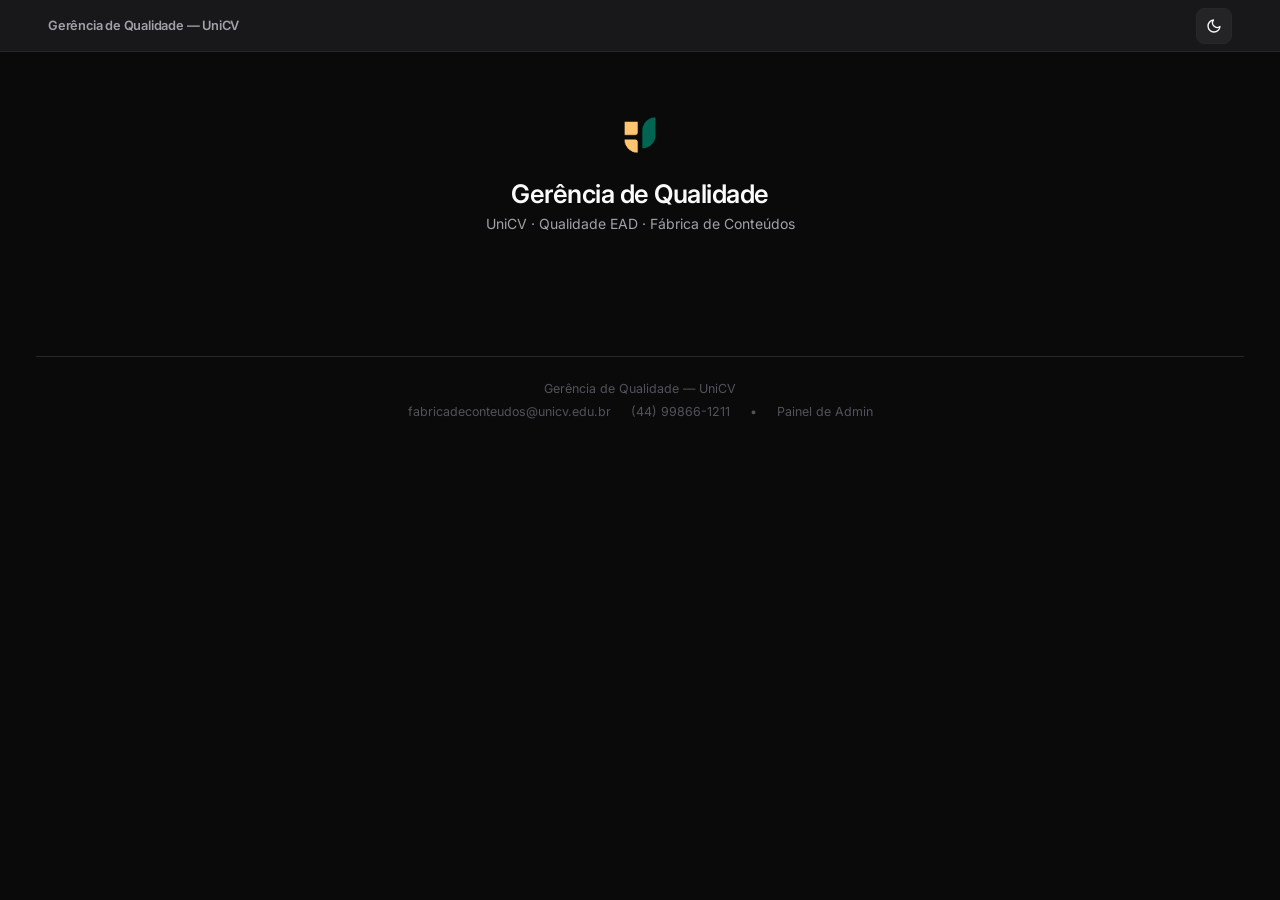
<file: Gerência de Qualidade.html>
<!DOCTYPE html>
<html lang="pt-BR" data-theme="dark">
<head>
  <meta charset="UTF-8">
  <meta name="viewport" content="width=device-width, initial-scale=1.0">
  <title>Gerência de Qualidade — UniCV</title>
  <link rel="preconnect" href="https://fonts.googleapis.com">
  <link rel="preconnect" href="https://fonts.gstatic.com" crossorigin>
  <link href="https://fonts.googleapis.com/css2?family=Inter:wght@400;500;600&display=swap" rel="stylesheet">
  <style>
    /* ── Tokens ── */
    :root { --ease: cubic-bezier(.4,0,.2,1); }

    [data-theme="dark"] {
      --bg:           #0a0a0b;
      --surface:      #18181b;
      --surface-alt:  #1e1e21;
      --border:       #27272a;
      --border-hover: #3f3f46;
      --text:         #fafafa;
      --muted:        #a1a1aa;
      --subtle:       #52525b;
      --btn-bg:       rgba(255,255,255,.05);
      --btn-bg-hov:   rgba(255,255,255,.1);
      --sh-card:      0 1px 3px rgba(0,0,0,.5);
      --sh-hov-form:  0 12px 32px rgba(96,165,250,.15);
      --sh-hov-sheet: 0 12px 32px rgba(52,211,153,.12);
      --sh-hov-doc:   0 12px 32px rgba(251,191,36,.12);
    }

    [data-theme="light"] {
      --bg:           #f4f4f5;
      --surface:      #ffffff;
      --surface-alt:  #fafafa;
      --border:       #e4e4e7;
      --border-hover: #a1a1aa;
      --text:         #09090b;
      --muted:        #52525b;
      --subtle:       #a1a1aa;
      --btn-bg:       rgba(0,0,0,.04);
      --btn-bg-hov:   rgba(0,0,0,.08);
      --sh-card:      0 1px 3px rgba(0,0,0,.08), 0 0 0 1px rgba(0,0,0,.04);
      --sh-hov-form:  0 12px 32px rgba(96,165,250,.2);
      --sh-hov-sheet: 0 12px 32px rgba(52,211,153,.16);
      --sh-hov-doc:   0 12px 32px rgba(251,191,36,.16);
    }

    *, *::before, *::after { box-sizing: border-box; margin: 0; padding: 0; }

    body {
      font-family: 'Inter', sans-serif;
      background: var(--bg);
      color: var(--text);
      min-height: 100vh;
      -webkit-font-smoothing: antialiased;
      transition: background .3s var(--ease), color .3s var(--ease);
    }

    /* ── Topbar ── */
    .topbar {
      position: sticky;
      top: 0; z-index: 99;
      height: 52px;
      background: var(--surface);
      border-bottom: 1px solid var(--border);
      backdrop-filter: blur(14px);
      display: flex;
      align-items: center;
      justify-content: space-between;
      padding: 0 48px;
      transition: background .3s var(--ease), border-color .3s var(--ease);
    }

    .topbar-brand {
      font-size: .8rem;
      font-weight: 600;
      color: var(--muted);
      letter-spacing: -.2px;
      transition: color .3s;
    }

    #theme-btn {
      width: 36px; height: 36px;
      border-radius: 8px;
      border: 1px solid var(--border);
      background: var(--btn-bg);
      color: var(--text);
      cursor: pointer;
      display: flex; align-items: center; justify-content: center;
      transition: background .2s, border-color .2s, transform .25s var(--ease);
      flex-shrink: 0;
    }
    #theme-btn:hover {
      background: var(--btn-bg-hov);
      border-color: var(--border-hover);
      transform: rotate(20deg) scale(1.05);
    }
    #theme-btn svg { width: 16px; height: 16px; pointer-events: none; }
    .i-moon { display: block; }
    .i-sun  { display: none; }
    [data-theme="light"] .i-moon { display: none; }
    [data-theme="light"] .i-sun  { display: block; }

    /* ── Wrapper ── */
    .wrap {
      max-width: 1280px;
      margin: 0 auto;
      padding: 60px 48px 96px;
    }

    /* ── Header ── */
    .header {
      text-align: center;
      margin-bottom: 52px;
      animation: fadeDown .45s var(--ease) both;
    }

    .logo-img {
      width: 54px; height: 54px;
      border-radius: 12px;
      object-fit: contain;
      display: block;
      margin: 0 auto 16px;
      transition: transform .3s var(--ease);
    }
    .logo-img:hover { transform: scale(1.06); }

    .logo-icon {
      width: 54px; height: 54px;
      border-radius: 12px;
      background: linear-gradient(135deg, #5bdc9e, #2fc87e);
      display: flex; align-items: center; justify-content: center;
      margin: 0 auto 16px;
      box-shadow: 0 0 24px rgba(91,220,158,.25);
      transition: transform .3s var(--ease);
    }
    .logo-icon:hover { transform: scale(1.06); }
    .logo-icon svg { width: 26px; height: 26px; fill: #042819; }

    h1 {
      font-size: 1.6rem;
      font-weight: 600;
      color: var(--text);
      letter-spacing: -.5px;
      margin-bottom: 6px;
      transition: color .3s;
    }
    .sub {
      font-size: .875rem;
      color: var(--muted);
      transition: color .3s;
    }

    /* ── Grid ── */
    .grid {
      display: grid;
      grid-template-columns: repeat(4, 1fr);
      gap: 14px;
    }

    /* ── Cards ── */
    a.card {
      display: flex;
      flex-direction: column;
      gap: 10px;
      padding: 18px;
      background: var(--surface);
      border: 1px solid var(--border);
      border-radius: 12px;
      text-decoration: none;
      color: inherit;
      box-shadow: var(--sh-card);
      position: relative;
      overflow: hidden;
      transition:
        background .22s var(--ease),
        border-color .22s var(--ease),
        transform .22s var(--ease),
        box-shadow .22s var(--ease);

      animation: fadeUp .4s var(--ease) both;
    }

    /* Top accent line per type */
    a.card::before {
      content: '';
      position: absolute;
      top: 0; left: 0; right: 0; height: 2px;
      background: var(--accent-color, #5bdc9e);
      transform: scaleX(0);
      transform-origin: left;
      transition: transform .28s var(--ease);
    }
    a.card:hover::before { transform: scaleX(1); }

    a.card.f { --accent-color: #60a5fa; }
    a.card.s { --accent-color: #34d399; }
    a.card.d { --accent-color: #fbbf24; }

    a.card:hover { background: var(--surface-alt); border-color: var(--border-hover); transform: translateY(-4px); }
    a.card.f:hover { box-shadow: var(--sh-hov-form); }
    a.card.s:hover { box-shadow: var(--sh-hov-sheet); }
    a.card.d:hover { box-shadow: var(--sh-hov-doc); }

    /* Stagger */
    a.card:nth-child(1)  { animation-delay:.04s }
    a.card:nth-child(2)  { animation-delay:.08s }
    a.card:nth-child(3)  { animation-delay:.12s }
    a.card:nth-child(4)  { animation-delay:.16s }
    a.card:nth-child(5)  { animation-delay:.20s }
    a.card:nth-child(6)  { animation-delay:.24s }
    a.card:nth-child(7)  { animation-delay:.28s }
    a.card:nth-child(8)  { animation-delay:.32s }
    a.card:nth-child(9)  { animation-delay:.36s }
    a.card:nth-child(10) { animation-delay:.40s }
    a.card:nth-child(11) { animation-delay:.44s }

    /* ── Badge ── */
    .badge {
      display: inline-block;
      font-size: .67rem; font-weight: 600;
      letter-spacing: .4px; text-transform: uppercase;
      padding: 2px 8px; border-radius: 4px;
      width: fit-content;
    }
    .bf { background: rgba(96,165,250,.13); color: #60a5fa; }
    .bs { background: rgba(52,211,153,.13);  color: #34d399; }
    .bd { background: rgba(251,191,36,.13);  color: #fbbf24; }
    [data-theme="light"] .bf { background: rgba(96,165,250,.15); }
    [data-theme="light"] .bs { background: rgba(52,211,153,.15); }
    [data-theme="light"] .bd { background: rgba(251,191,36,.15); }

    /* ── Card text ── */
    .ct {
      font-size: .875rem; font-weight: 500;
      color: var(--text); line-height: 1.3;
      transition: color .3s;
    }
    .cd {
      font-size: .78rem; color: var(--muted);
      line-height: 1.5; flex: 1;
      display: -webkit-box;
      -webkit-line-clamp: 2;
      -webkit-box-orient: vertical;
      overflow: hidden;
      transition: color .3s;
    }
    .cd strong { color: var(--text); }

    /* ── Button ── */
    .btn {
      display: inline-flex; align-items: center;
      justify-content: center; gap: 6px;
      margin-top: 4px; padding: 7px 12px;
      border-radius: 7px;
      background: var(--btn-bg);
      border: 1px solid var(--border);
      font-size: .75rem; font-weight: 500;
      color: var(--muted);
      width: 100%;
      transition: background .2s, border-color .2s, color .2s;
    }
    .btn svg { width: 12px; height: 12px; flex-shrink: 0; transition: transform .22s var(--ease); }
    a.card:hover .btn { background: var(--btn-bg-hov); border-color: var(--border-hover); color: var(--text); }
    a.card:hover .btn svg { transform: translateX(4px); }

    /* ── Footer ── */
    footer {
      margin-top: 72px; padding-top: 24px;
      border-top: 1px solid var(--border);
      font-size: .78rem; color: var(--subtle);
      display: flex; flex-direction: column;
      align-items: center; gap: 8px; text-align: center;
      transition: color .3s, border-color .3s;
      animation: fadeUp .5s .25s var(--ease) both;
    }
    .fl { display: flex; gap: 20px; flex-wrap: wrap; justify-content: center; }
    footer a { color: var(--subtle); text-decoration: none; transition: color .15s; }
    footer a:hover { color: var(--muted); }

    /* ── Animations ── */
    @keyframes fadeDown {
      from { opacity:0; transform:translateY(-12px); }
      to   { opacity:1; transform:translateY(0); }
    }
    @keyframes fadeUp {
      from { opacity:0; transform:translateY(12px); }
      to   { opacity:1; transform:translateY(0); }
    }

    /* ── Responsive ── */
    @media (max-width:1400px) { .wrap { padding:56px 36px 80px; } }
    @media (max-width:1100px) {
      .grid { grid-template-columns:repeat(3,1fr); }
      .wrap { padding:48px 28px 72px; }
      .topbar { padding:0 28px; }
    }
    @media (max-width:720px) {
      .grid { grid-template-columns:repeat(2,1fr); gap:10px; }
      .wrap { padding:36px 20px 60px; }
      .topbar { padding:0 20px; }
      h1 { font-size:1.3rem; }
    }
    @media (max-width:440px) {
      .grid { grid-template-columns:1fr; }
      .wrap { padding:28px 16px 52px; }
      a.card { padding:14px; }
      h1 { font-size:1.1rem; }
    }

    ::-webkit-scrollbar { width:5px; }
    ::-webkit-scrollbar-track { background:transparent; }
    ::-webkit-scrollbar-thumb { background:var(--border); border-radius:99px; }
  </style>
</head>
<body>

<!-- Topbar -->
<div class="topbar">
  <span class="topbar-brand">Gerência de Qualidade — UniCV</span>
  <button id="theme-btn" aria-label="Alternar tema" title="Claro / Escuro">
    <svg class="i-moon" viewBox="0 0 24 24" fill="none" stroke="currentColor" stroke-width="2" stroke-linecap="round" stroke-linejoin="round">
      <path d="M21 12.79A9 9 0 1 1 11.21 3 7 7 0 0 0 21 12.79z"/>
    </svg>
    <svg class="i-sun" viewBox="0 0 24 24" fill="none" stroke="currentColor" stroke-width="2" stroke-linecap="round" stroke-linejoin="round">
      <circle cx="12" cy="12" r="5"/>
      <line x1="12" y1="1" x2="12" y2="3"/><line x1="12" y1="21" x2="12" y2="23"/>
      <line x1="4.22" y1="4.22" x2="5.64" y2="5.64"/><line x1="18.36" y1="18.36" x2="19.78" y2="19.78"/>
      <line x1="1" y1="12" x2="3" y2="12"/><line x1="21" y1="12" x2="23" y2="12"/>
      <line x1="4.22" y1="19.78" x2="5.64" y2="18.36"/><line x1="18.36" y1="5.64" x2="19.78" y2="4.22"/>
    </svg>
  </button>
</div>

<div class="wrap">

  <!-- Header -->
  <div class="header">
    <img
      src="logo.png"
      alt="Logo UniCV"
      class="logo-img"
      onerror="this.style.display='none'; document.getElementById('logo-icon').style.display='flex';"
    >
    <div class="logo-icon" id="logo-icon" style="display:none">
      <svg viewBox="0 0 24 24"><path d="M12 2L2 7l10 5 10-5-10-5zM2 17l10 5 10-5M2 12l10 5 10-5"/></svg>
    </div>
    <h1 id="page-title">Gerência de Qualidade</h1>
    <p class="sub" id="page-subtitle">UniCV · Qualidade EAD · Fábrica de Conteúdos</p>
  </div>

  <!-- Grid -->
  <div class="grid" id="links-grid">
    <!-- Links serão renderizados dinamicamente pelo JavaScript -->
  </div>

  <footer>
    <span id="footer-text">Gerência de Qualidade — UniCV</span>
    <div class="fl">
      <a href="mailto:fabricadeconteudos@unicv.edu.br" id="footer-email">fabricadeconteudos@unicv.edu.br</a>
      <span id="footer-phone">(44) 99866-1211</span>
      <span>•</span>
      <a href="admin.html">Painel de Admin</a>
    </div>
  </footer>

</div>

<script>
  const btn  = document.getElementById('theme-btn');
  const root = document.documentElement;
  const KEY  = 'qge-theme';

  // Restore saved preference
  const saved = localStorage.getItem(KEY);
  if (saved) root.dataset.theme = saved;

  btn.addEventListener('click', () => {
    const next = root.dataset.theme === 'dark' ? 'light' : 'dark';
    root.dataset.theme = next;
    localStorage.setItem(KEY, next);
  });
</script>

<script src="data.js"></script>
<script>
  function renderApp() {
    // Carrega dados (Tenta local, se não usa o data.js)
    const stored = localStorage.getItem('siteData_temp');
    let siteData = window.siteData || { settings: {}, links: [] };
    
    // Suporte para versão antiga do localStorage
    const oldStored = localStorage.getItem('linksData_temp');
    
    if (stored) {
      try { siteData = JSON.parse(stored); } catch(e) {}
    } else if (oldStored) {
      // Migração rápida
      try { siteData.links = JSON.parse(oldStored); } catch(e) {}
    }

    const { settings, links } = siteData;

    // Aplicar configurações globais
    if (settings) {
      if(settings.title) {
        document.getElementById('page-title').textContent = settings.title;
        document.title = settings.title + " — UniCV";
      }
      if(settings.subtitle) document.getElementById('page-subtitle').textContent = settings.subtitle;
      if(settings.title) document.getElementById('footer-text').textContent = settings.title + " — UniCV";
      if(settings.contactEmail) {
        document.getElementById('footer-email').textContent = settings.contactEmail;
        document.getElementById('footer-email').href = "mailto:" + settings.contactEmail;
      }
      if(settings.contactPhone) document.getElementById('footer-phone').textContent = settings.contactPhone;

      // Cor de destaque
      if(settings.accentColor) {
        // Criar uma tag de estilo dinâmica para customizar o CSS baseado na cor primária
        let styleEl = document.getElementById('dynamic-styles');
        if(!styleEl) {
          styleEl = document.createElement('style');
          styleEl.id = 'dynamic-styles';
          document.head.appendChild(styleEl);
        }
        
        // Calcular uma cor mais clara (com opacidade) para o background do icone e hover
        const hex = settings.accentColor.replace('#', '');
        const r = parseInt(hex.substring(0,2), 16);
        const g = parseInt(hex.substring(2,4), 16);
        const b = parseInt(hex.substring(4,6), 16);
        const rgb = `${r}, ${g}, ${b}`;

        styleEl.innerHTML = `
          .logo-icon { background: linear-gradient(135deg, ${settings.accentColor}, #2fc87e); box-shadow: 0 0 24px rgba(${rgb},.25); }
        `;
      }
    }

    // Renderizar links
    const grid = document.getElementById('links-grid');
    if (!grid) return;
    grid.innerHTML = '';

    const visibleLinks = (links || []).filter(item => item.visible !== false);

    visibleLinks.forEach((item, index) => {
      const a = document.createElement('a');
      // Adicionamos classes dummy f s d apenas para manter a lógica original de cores na borda,
      // mas usaremos custom accent-color se houver
      a.className = `card`; 
      a.href = item.url;
      a.target = '_blank';
      a.rel = 'noopener';
      a.style.animationDelay = (0.04 * (index + 1)) + 's';
      
      const bColor = item.badgeColor || '#60a5fa';
      
      // converter hex para rgba para o background da badge
      let bBg = 'rgba(96,165,250,.15)'; // fallback
      if(bColor.startsWith('#')) {
        const h = bColor.replace('#', '');
        if(h.length === 6) {
          bBg = \`rgba(\${parseInt(h.substring(0,2),16)}, \${parseInt(h.substring(2,4),16)}, \${parseInt(h.substring(4,6),16)}, 0.15)\`;
        }
      }

      a.innerHTML = `
        <style>
          .card-${item.id}::before { background: ${bColor} !important; }
          .card-${item.id}:hover { box-shadow: 0 12px 32px ${bBg} !important; }
        </style>
        <span class="badge" style="background:${bBg}; color:${bColor}">${item.badgeText}</span>
        <p class="ct">${item.title}</p>
        <p class="cd">${item.description}</p>
        <span class="btn">${item.buttonText || 'Acessar'} <svg viewBox="0 0 24 24" fill="none" stroke="currentColor" stroke-width="2.5" stroke-linecap="round"><path d="M5 12h14M12 5l7 7-7 7"/></svg></span>
      `;
      a.classList.add(`card-${item.id}`);
      grid.appendChild(a);
    });
  }

  async function fetchLiveSiteData() {
    // Primeiro renderiza o que tem localmente (rápido)
    renderApp();

    // Depois busca atualizações na nuvem (JSONBin) se existir o ID
    if (window.JSONBIN_ID) {
      try {
        const res = await fetch(`https://api.jsonbin.io/v3/b/${window.JSONBIN_ID}?meta=false`);
        if(res.ok) {
          const liveData = await res.json();
          window.siteData = liveData; // atualiza a variável global
          localStorage.setItem('siteData_temp', JSON.stringify(liveData)); // atualiza o cache
          renderApp(); // re-renderiza com os dados frescos da nuvem
        }
      } catch(e) {
        console.error('Erro ao buscar dados na nuvem:', e);
      }
    }
  }

  // Inicialização
  fetchLiveSiteData();
  
  // Atualiza se houver mudanças no localStorage por outra aba (admin)
  window.addEventListener('storage', (e) => {
    if (e.key === 'siteData_temp') renderApp();
  });
</script>

</body>
</html>
</file>
